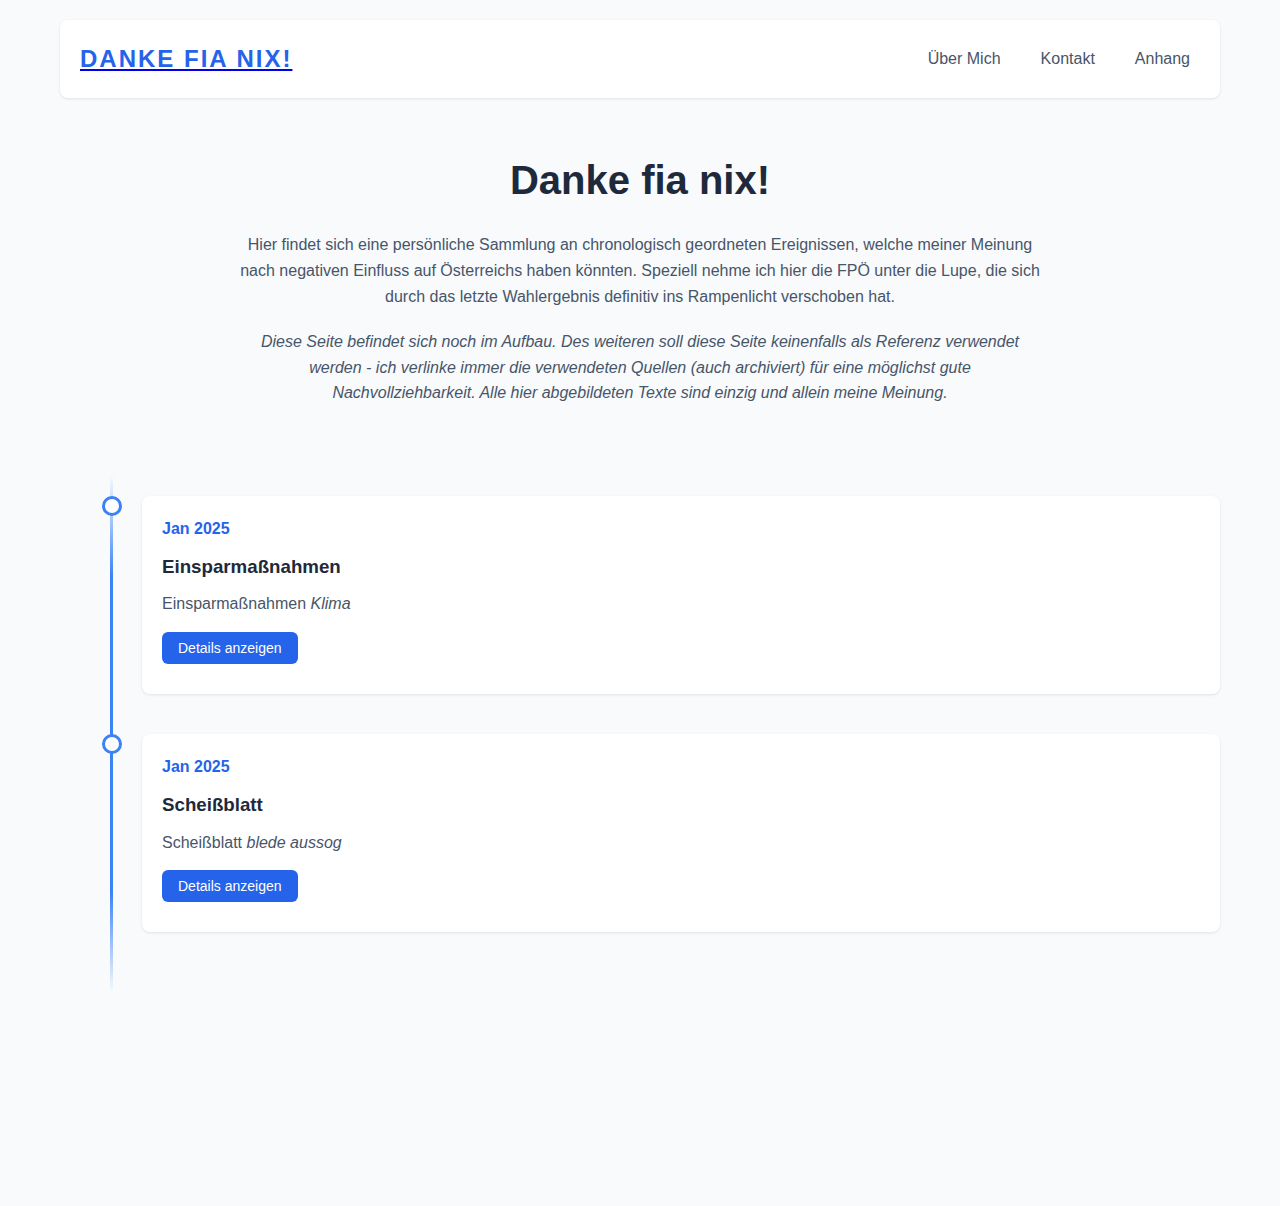
<file: index.html>
<!DOCTYPE html>
<html lang="en">
<head>
    <meta charset="UTF-8">
    <meta name="viewport" content="width=device-width, initial-scale=1.0">
    <title>DFN</title>
    <link rel="stylesheet" href="css/style.css">
    <script type="text/javascript">
        (function(c,l,a,r,i,t,y){
            c[a]=c[a]||function(){(c[a].q=c[a].q||[]).push(arguments)};
            t=l.createElement(r);t.async=1;t.src="https://www.clarity.ms/tag/"+i;
            y=l.getElementsByTagName(r)[0];y.parentNode.insertBefore(t,y);
        })(window, document, "clarity", "script", "pv8zfgn5je");
    </script>
</head>
<body>
    <header id="app-header"></header>
    <script async src="js/header.js"></script>  

    <header class="header">
        <h1>Danke fia nix!</h1>
        <p>Hier findet sich eine persönliche Sammlung an chronologisch geordneten Ereignissen, welche meiner Meinung nach negativen Einfluss auf Österreichs haben könnten. Speziell nehme ich hier die FPÖ unter die Lupe, die sich durch das letzte Wahlergebnis definitiv ins Rampenlicht verschoben hat.</p>
        <p style="margin-top: 20px"><i>Diese Seite befindet sich noch im Aufbau. Des weiteren soll diese Seite keinenfalls als Referenz verwendet werden - ich verlinke immer die verwendeten Quellen (auch archiviert) für eine möglichst gute Nachvollziehbarkeit. Alle hier abgebildeten Texte sind einzig und allein meine Meinung.</i></p>
        <div id="category-container"></div>
    </header>

    <div class="timeline" id="timeline"></div>
    <div id="loading">Loading more events...</div>

    <script async src="js/data.js"></script> 
    
    <header id="app-footer"></header>
    <script async src="js/footer.js"></script>  
</body>
</html>
</file>
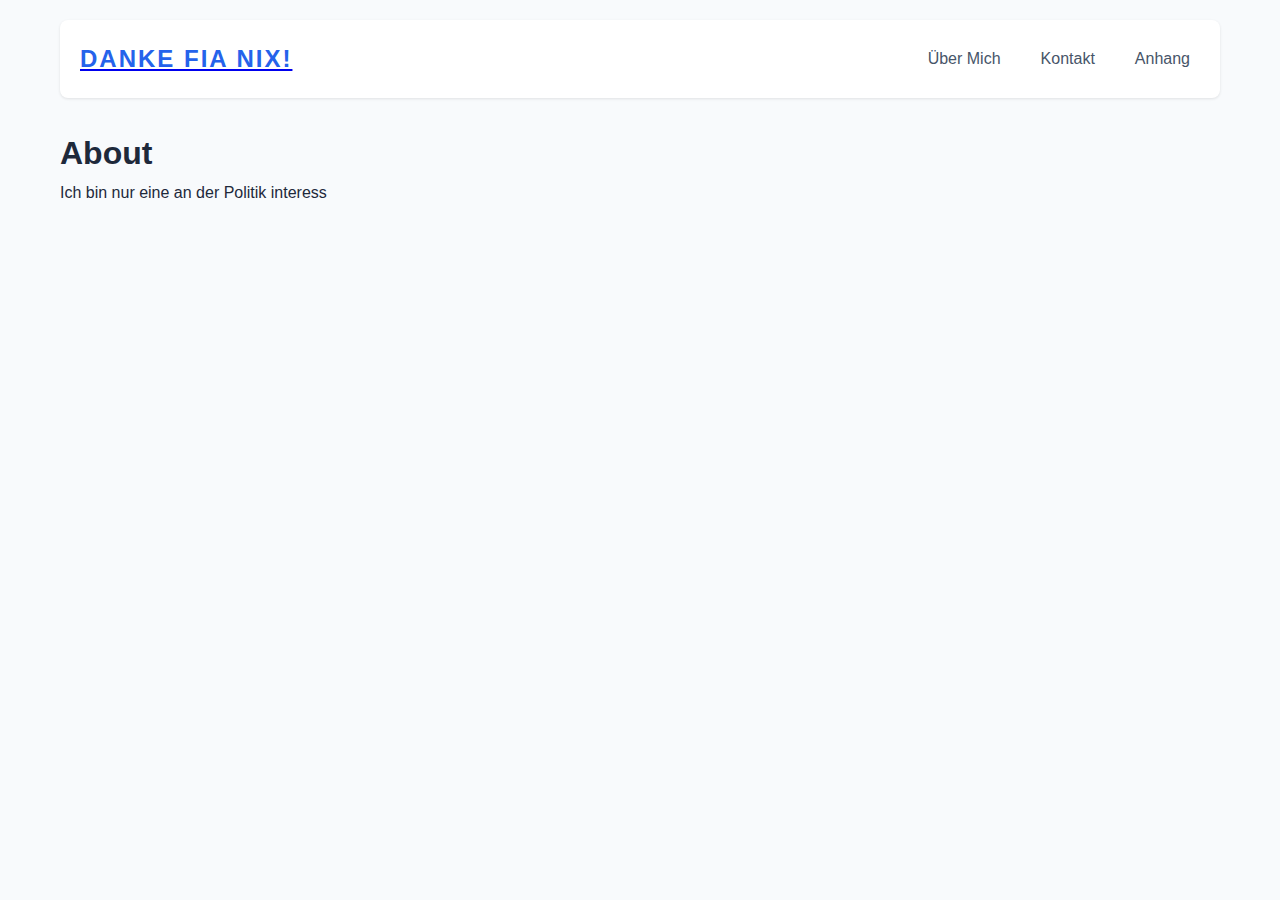
<file: about.html>
<!DOCTYPE html>
<html lang="en">
<head>
    <meta charset="UTF-8">
    <meta name="viewport" content="width=device-width, initial-scale=1.0">
    <title>DFN</title>
    <link rel="stylesheet" href="css/style.css">
    <script type="text/javascript">
        (function(c,l,a,r,i,t,y){
            c[a]=c[a]||function(){(c[a].q=c[a].q||[]).push(arguments)};
            t=l.createElement(r);t.async=1;t.src="https://www.clarity.ms/tag/"+i;
            y=l.getElementsByTagName(r)[0];y.parentNode.insertBefore(t,y);
        })(window, document, "clarity", "script", "pv8zfgn5je");
    </script>
</head>
<body>
    <header id="app-header"></header>
    <script async src="js/header.js"></script>  

 
    <h1>About</h1>
    <p>Ich bin nur eine an der Politik interess</p>
    
    <footer id="app-footer"></footer>
    <script async src="js/footer.js"></script> 
</body>
</html>
</file>
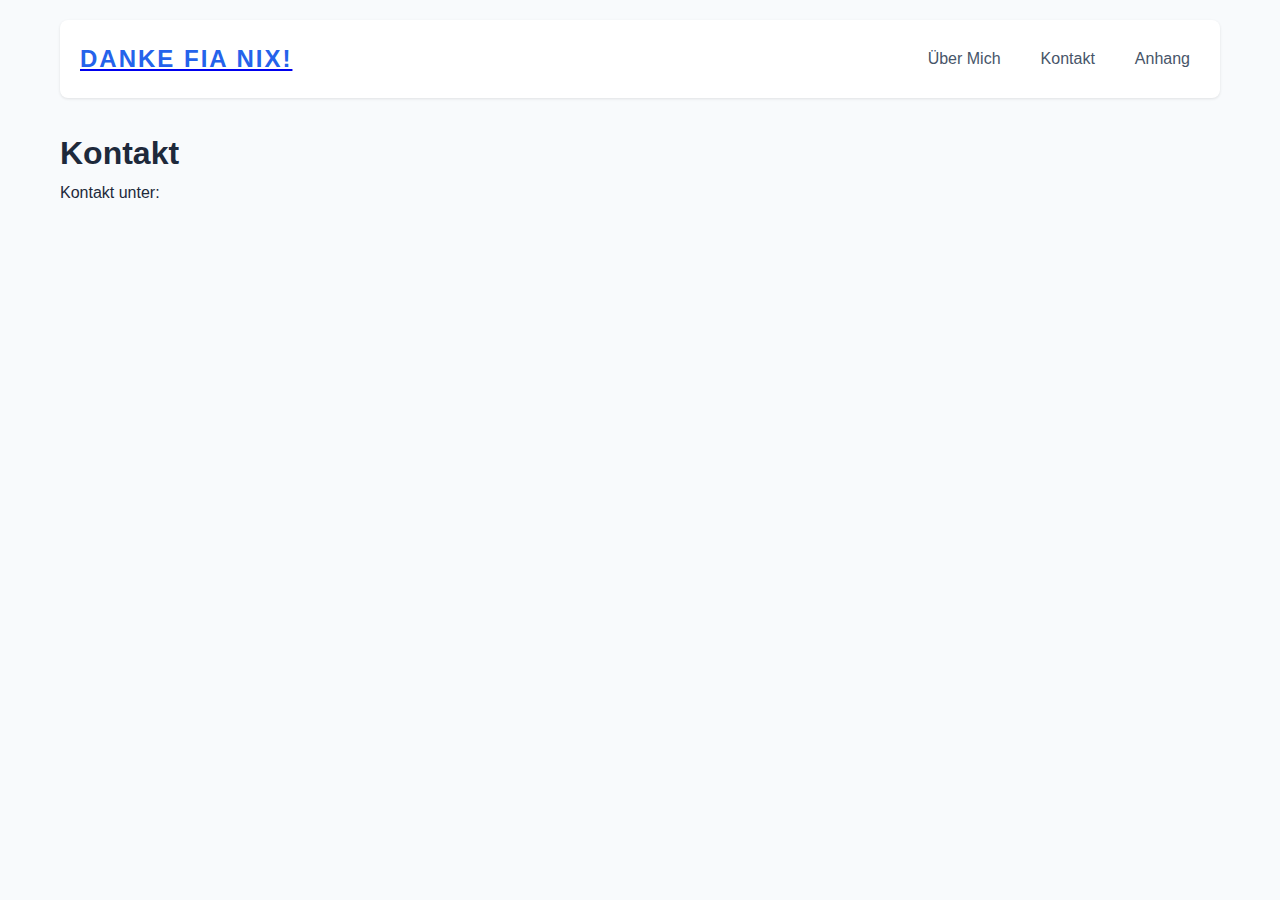
<file: contact.html>
<!DOCTYPE html>
<html lang="en">
<head>
    <meta charset="UTF-8">
    <meta name="viewport" content="width=device-width, initial-scale=1.0">
    <title>DFN</title>
    <link rel="stylesheet" href="css/style.css">
    <script type="text/javascript">
        (function(c,l,a,r,i,t,y){
            c[a]=c[a]||function(){(c[a].q=c[a].q||[]).push(arguments)};
            t=l.createElement(r);t.async=1;t.src="https://www.clarity.ms/tag/"+i;
            y=l.getElementsByTagName(r)[0];y.parentNode.insertBefore(t,y);
        })(window, document, "clarity", "script", "pv8zfgn5je");
    </script>
</head>
<body>
    <header id="app-header"></header>
    <script async src="js/header.js"></script>  

 
    <h1>Kontakt</h1>
    <p>Kontakt unter:</p>
    
    <footer id="app-footer"></footer>
    <script async src="js/footer.js"></script> 
</body>
</html>
</file>
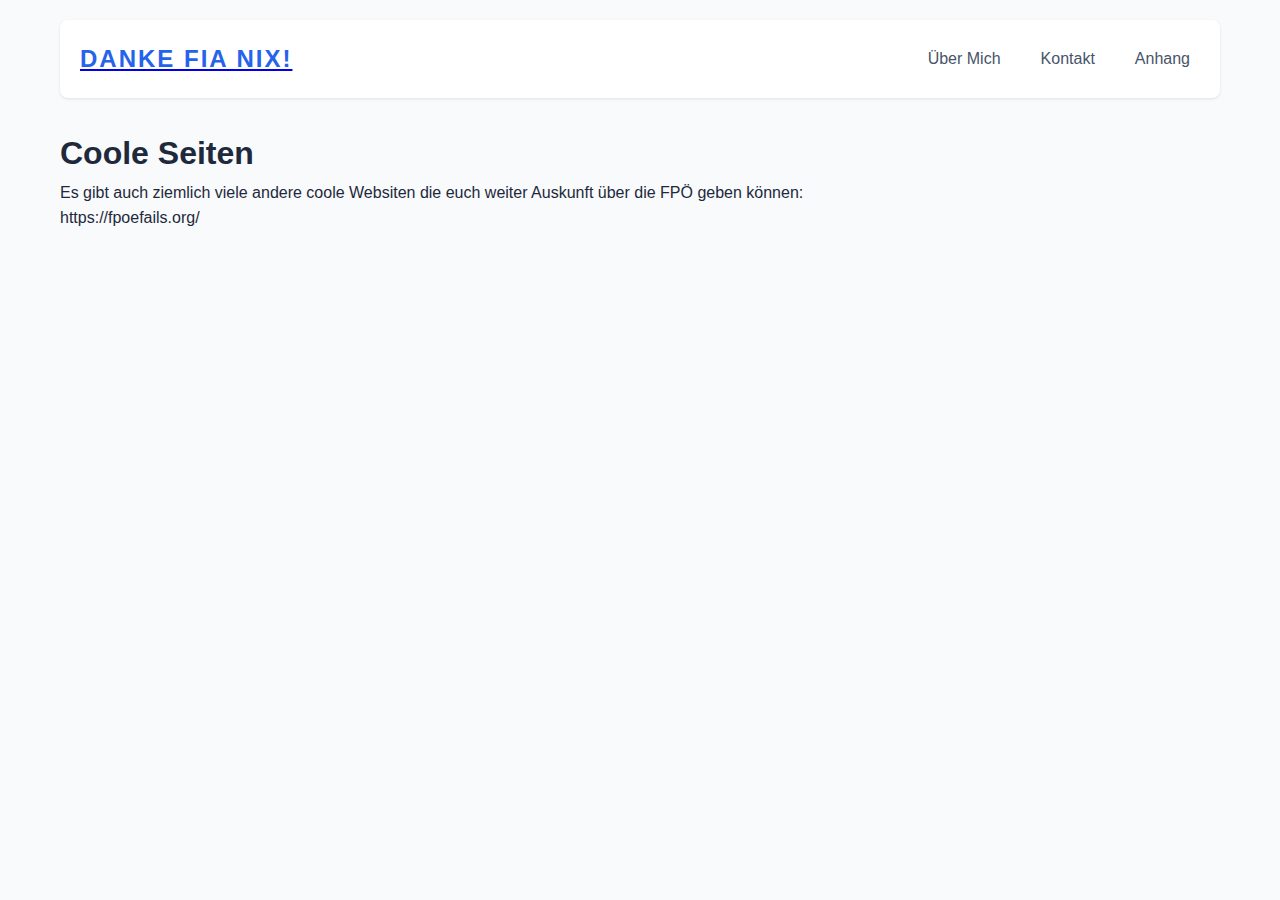
<file: more-stuff.html>
<!DOCTYPE html>
<html lang="en">
<head>
    <meta charset="UTF-8">
    <meta name="viewport" content="width=device-width, initial-scale=1.0">
    <title>DFN</title>
    <link rel="stylesheet" href="css/style.css">
    <script type="text/javascript">
        (function(c,l,a,r,i,t,y){
            c[a]=c[a]||function(){(c[a].q=c[a].q||[]).push(arguments)};
            t=l.createElement(r);t.async=1;t.src="https://www.clarity.ms/tag/"+i;
            y=l.getElementsByTagName(r)[0];y.parentNode.insertBefore(t,y);
        })(window, document, "clarity", "script", "pv8zfgn5je");
    </script>
</head>
<body>
    <header id="app-header"></header>
    <script async src="js/header.js"></script>  

    </div>
        <h1>Coole Seiten</h1>
        <p>Es gibt auch ziemlich viele andere coole Websiten die euch weiter Auskunft über die FPÖ geben können:</p>
        https://fpoefails.org/
        
    </div>
    
    <footer id="app-footer"></footer>
    <script async src="js/footer.js"></script> 
</body>
</html>
</file>
<file: css/style.css>
:root {
    --color-primary: #2563eb;
    --color-secondary: #3b82f6;
    --color-accent: #60a5fa;
    --color-background: #f8fafc;
    --color-text: #1e293b;
    --color-text-light: #475569;
    --color-timeline: #3b82f6;
    --color-card: #ffffff;
}

* {
    margin: 0;
    padding: 0;
    box-sizing: border-box;
}

body {
    font-family: -apple-system, BlinkMacSystemFont, "Segoe UI", Roboto, Helvetica, Arial, sans-serif;
    line-height: 1.6;
    padding: 20px;
    max-width: 1200px;
    margin: 0 auto;
    color: var(--color-text);
    background-color: var(--color-background);
}

.nav-header {
    display: flex;
    justify-content: space-between;
    align-items: center;
    padding: 20px;
    background: var(--color-card);
    margin-bottom: 30px;
    box-shadow: 0 1px 3px rgba(0, 0, 0, 0.1);
    border-radius: 8px;
}

.logo {
    font-size: 24px;
    font-weight: bold;
    color: var(--color-primary);
    text-transform: uppercase;
    letter-spacing: 2px;
}

.nav-links {
    display: flex;
    gap: 20px;
}

.nav-links a {
    color: var(--color-text-light);
    text-decoration: none;
    padding: 5px 10px;
    transition: color 0.3s;
    font-weight: 500;
}

.nav-links a:hover {
    color: var(--color-primary);
}

.header {
    text-align: center;
    margin-bottom: 50px;
    padding: 20px;
}

.header h1 {
    font-size: 2.5em;
    margin-bottom: 20px;
    color: var(--color-text);
    font-weight: 800;
}

.header p {
    max-width: 800px;
    margin: 0 auto;
    color: var(--color-text-light);
}

.timeline {
    position: relative;
    padding: 20px 0;
}

.timeline::before {
    content: '';
    position: absolute;
    top: 0;
    left: 50px;
    height: 100%;
    width: 3px;
    background: linear-gradient(180deg, 
        rgba(59, 130, 246, 0) 0%,
        rgba(59, 130, 246, 1) 100px,
        rgba(59, 130, 246, 1) calc(100% - 100px),
        rgba(59, 130, 246, 0) 100%
    );
}

@media (max-width: 768px) {
    .nav-header {
        flex-direction: column;
        gap: 15px;
    }

    .nav-links {
        width: 100%;
        justify-content: center;
    }

    .timeline::before {
        left: 30px;
    }
}

.timeline-item {
    display: flex;
    margin-bottom: 40px;
    opacity: 0;
    transform: translateY(20px);
    transition: opacity 0.3s, transform 0.3s;
}

.timeline-item.visible {
    opacity: 1;
    transform: translateY(0);
}

.timeline-dot {
    width: 20px;
    height: 20px;
    background: var(--color-card);
    border: 3px solid var(--color-timeline);
    border-radius: 50%;
    margin-left: 42px;
    flex-shrink: 0;
    z-index: 1;
}

@media (max-width: 768px) {
    .timeline-dot {
        margin-left: 22px;
    }
}

.timeline-content {
    background: var(--color-card);
    padding: 20px;
    border-radius: 8px;
    margin-left: 20px;
    flex-grow: 1;
    box-shadow: 0 1px 3px rgba(0, 0, 0, 0.1);
}

.timeline-date {
    font-weight: bold;
    margin-bottom: 10px;
    color: var(--color-primary);
}

.timeline-title {
    color: var(--color-text);
    margin-bottom: 10px;
    font-weight: 600;
}

.timeline-text {
    color: var(--color-text-light);
    margin-bottom: 15px;
}

.timeline-details {
    max-height: 0;
    overflow: hidden;
    transition: max-height 0.3s ease-out;
    background: rgba(59, 130, 246, 0.05);
    border-radius: 6px;
    margin-top: 10px;
}

.timeline-details.expanded {
    max-height: 500px;
    transition: max-height 0.5s ease-in;
}

.timeline-details-content {
    padding: 15px;
    color: var(--color-text);
}

.expand-button {
    background: var(--color-primary);
    color: white;
    border: none;
    padding: 8px 16px;
    border-radius: 6px;
    cursor: pointer;
    font-size: 14px;
    transition: background-color 0.3s;
    font-weight: 500;
}

.expand-button:hover {
    background: var(--color-secondary);
}

#loading {
    text-align: center;
    padding: 20px;
    display: none;
    color: var(--color-text-light);
}

.loading-visible {
    display: block !important;
}

.footer {
    text-align: center;
    padding: 40px 20px;
    margin-top: 50px;
    background: var(--color-card);
    border-radius: 8px;
    opacity: 0;
    transition: opacity 0.5s;
    color: var(--color-text-light);
    box-shadow: 0 1px 3px rgba(0, 0, 0, 0.1);
}

.footer.visible {
    opacity: 1;
}


.category-selector {
    margin: 20px auto;
    text-align: center;
}

.category-select {
    padding: 8px 16px;
    font-size: 16px;
    border: 2px solid var(--color-primary);
    border-radius: 6px;
    background-color: var(--color-card);
    color: var(--color-text);
    cursor: pointer;
    transition: border-color 0.3s, box-shadow 0.3s;
}

.category-select:hover {
    border-color: var(--color-secondary);
}

.category-select:focus {
    outline: none;
    border-color: var(--color-accent);
    box-shadow: 0 0 0 3px rgba(96, 165, 250, 0.2);
}

.details-section {
    margin-bottom: 15px;
}

.details-section h4 {
    color: var(--color-primary);
    margin-bottom: 8px;
}

.sources-list {
    background: rgba(59, 130, 246, 0.05);
    padding: 10px;
    border-radius: 4px;
}

.source-item {
    margin-bottom: 8px;
    padding-bottom: 8px;
    border-bottom: 1px solid rgba(59, 130, 246, 0.1);
}

.source-item:last-child {
    margin-bottom: 0;
    padding-bottom: 0;
    border-bottom: none;
}

.source-item a {
    color: var(--color-primary);
    text-decoration: none;
    margin-right: 10px;
}

.source-item a:hover {
    text-decoration: underline;
}

.source-date {
    color: var(--color-text-light);
    font-size: 0.9em;
}
</file>
